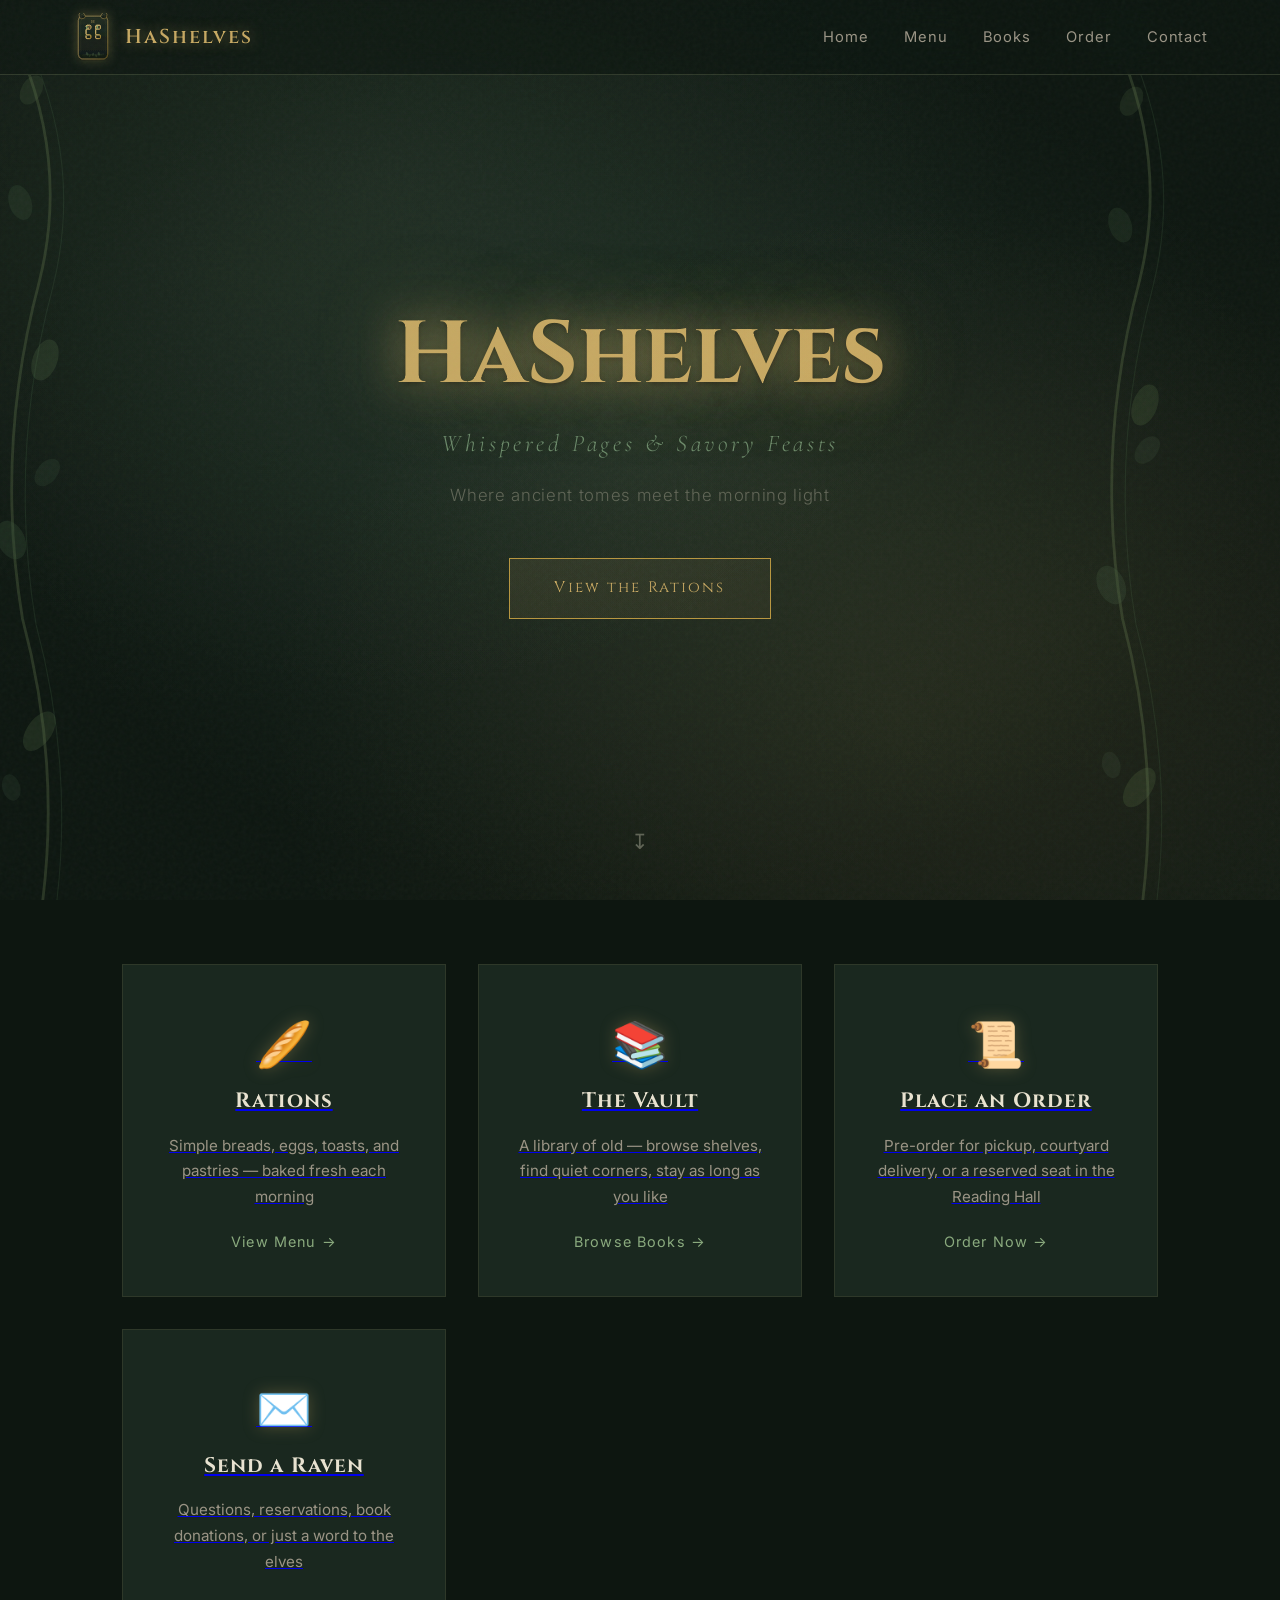
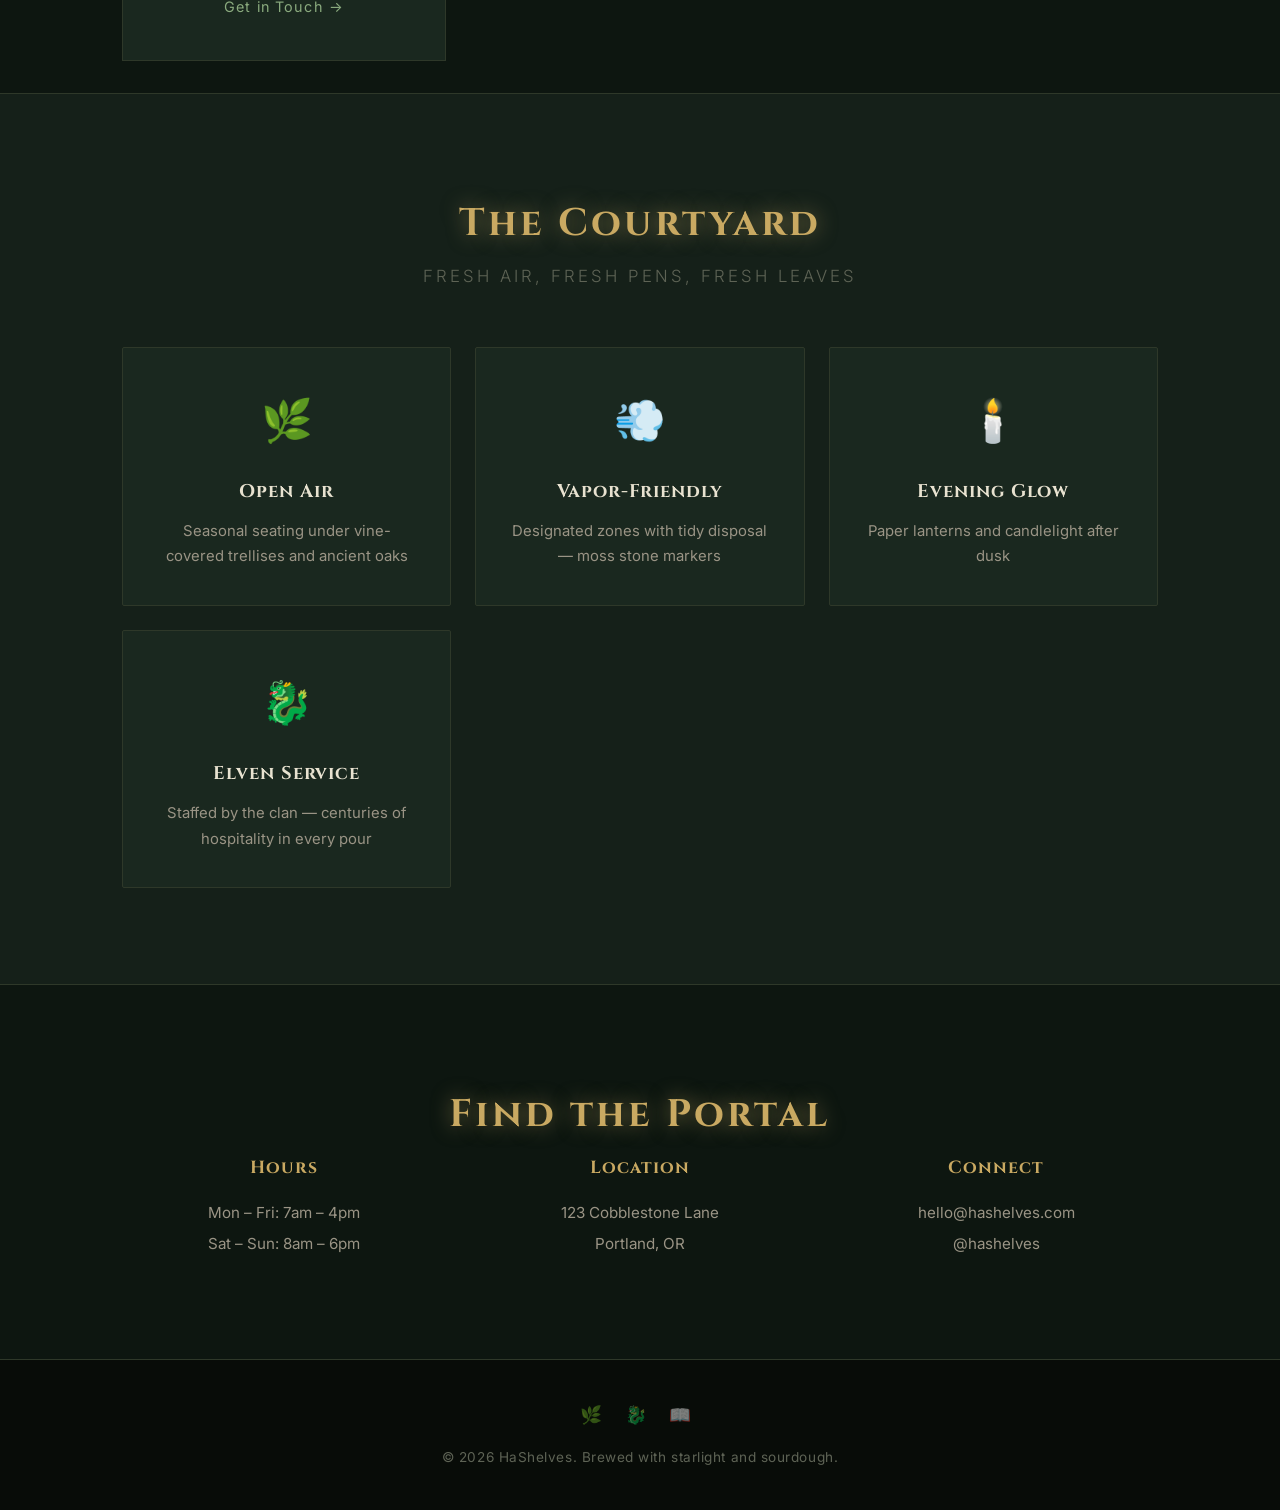
<file: index.html>
<!DOCTYPE html>
<html lang="en">
<head>
    <meta charset="UTF-8">
    <meta name="viewport" content="width=device-width, initial-scale=1.0">
    <title>HaShelves - Whispered Pages & Savory Feasts</title>
    <link rel="preconnect" href="https://fonts.googleapis.com">
    <link rel="preconnect" href="https://fonts.gstatic.com" crossorigin>
    <link href="https://fonts.googleapis.com/css2?family=Cinzel:wght@400;500;600;700&family=Cormorant+Garamond:ital,wght@0,300;0,400;0,500;1,400&family=Inter:wght@300;400;500&display=swap" rel="stylesheet">
    <link rel="stylesheet" href="css/style.css">
</head>
<body>
    <div class="floating-elements">
        <div class="particle" style="top: 12%; left: 8%; animation-delay: 0s;"></div>
        <div class="particle" style="top: 22%; left: 82%; animation-delay: 2s;"></div>
        <div class="particle" style="top: 48%; left: 18%; animation-delay: 4s;"></div>
        <div class="particle" style="top: 68%; left: 72%; animation-delay: 6s;"></div>
        <div class="particle" style="top: 38%; left: 45%; animation-delay: 3s;"></div>
        <div class="particle" style="top: 8%; left: 55%; animation-delay: 8s;"></div>
        <div class="particle" style="top: 82%; left: 28%; animation-delay: 5s;"></div>
        <div class="particle" style="top: 55%; left: 92%; animation-delay: 7s;"></div>
        <div class="particle" style="top: 30%; left: 62%; animation-delay: 1s;"></div>
        <div class="particle" style="top: 75%; left: 12%; animation-delay: 9s;"></div>
        <div class="particle" style="top: 5%; left: 38%; animation-delay: 10s;"></div>
        <div class="particle" style="top: 92%; left: 65%; animation-delay: 11s;"></div>
    </div>

    <nav class="nav-bar">
        <div class="nav-content">
            <a href="index.html" class="logo">
                   <img src="images/logo.svg" alt="HaShelves logo" class="logo-img">
                <span class="logo-text">HaShelves</span>
            </a>
            <button class="nav-toggle" aria-label="Toggle menu">☰</button>
            <ul class="nav-links">
                <li><a href="index.html">Home</a></li>
                <li><a href="pages/menu.html">Menu</a></li>
                <li><a href="pages/menu.html#books">Books</a></li>
                <li><a href="pages/order.html">Order</a></li>
                <li><a href="pages/contact.html">Contact</a></li>
            </ul>
        </div>
    </nav>

    <section id="home" class="hero">
        <svg class="hero-vine left-vine" viewBox="0 0 200 800" preserveAspectRatio="xMidYMid slice">
            <path d="M50 850 Q80 700 40 550 Q15 400 55 250 Q80 150 40 50 Q35 20 45 -20"
                  stroke="var(--vine)" stroke-width="2.5" fill="none" opacity="0.5"/>
            <path d="M50 850 Q80 700 40 550 Q15 400 55 250 Q80 150 40 50 Q35 20 45 -20"
                  stroke="var(--moss)" stroke-width="1" fill="none" opacity="0.3" transform="translate(12, 5)"/>
            <ellipse cx="55" cy="650" rx="11" ry="20" fill="var(--leaf)" opacity="0.25" transform="rotate(35 55 650)"/>
            <ellipse cx="30" cy="480" rx="12" ry="18" fill="var(--moss)" opacity="0.3" transform="rotate(-25 30 480)"/>
            <ellipse cx="60" cy="320" rx="11" ry="19" fill="var(--leaf)" opacity="0.25" transform="rotate(20 60 320)"/>
            <ellipse cx="38" cy="180" rx="10" ry="16" fill="var(--moss)" opacity="0.25" transform="rotate(-18 38 180)"/>
            <ellipse cx="48" cy="80" rx="9" ry="14" fill="var(--leaf)" opacity="0.2" transform="rotate(30 48 80)"/>
            <ellipse cx="30" cy="700" rx="8" ry="12" fill="var(--sage-muted)" opacity="0.15" transform="rotate(-15 30 700)"/>
            <ellipse cx="62" cy="420" rx="9" ry="14" fill="var(--sage-muted)" opacity="0.15" transform="rotate(40 62 420)"/>
        </svg>
        <svg class="hero-vine right-vine" viewBox="0 0 200 800" preserveAspectRatio="xMidYMid slice">
            <path d="M150 850 Q120 700 160 550 Q185 400 145 250 Q120 150 160 50 Q165 20 155 -20"
                  stroke="var(--vine)" stroke-width="2.5" fill="none" opacity="0.5"/>
            <path d="M150 850 Q120 700 160 550 Q185 400 145 250 Q120 150 160 50 Q165 20 155 -20"
                  stroke="var(--moss)" stroke-width="1" fill="none" opacity="0.3" transform="translate(-12, 5)"/>
            <ellipse cx="145" cy="700" rx="11" ry="20" fill="var(--leaf)" opacity="0.25" transform="rotate(-35 145 700)"/>
            <ellipse cx="170" cy="520" rx="12" ry="18" fill="var(--moss)" opacity="0.3" transform="rotate(25 170 520)"/>
            <ellipse cx="140" cy="360" rx="11" ry="19" fill="var(--leaf)" opacity="0.25" transform="rotate(-20 140 360)"/>
            <ellipse cx="162" cy="200" rx="10" ry="16" fill="var(--moss)" opacity="0.25" transform="rotate(18 162 200)"/>
            <ellipse cx="152" cy="90" rx="9" ry="14" fill="var(--leaf)" opacity="0.2" transform="rotate(-30 152 90)"/>
            <ellipse cx="170" cy="680" rx="8" ry="12" fill="var(--sage-muted)" opacity="0.15" transform="rotate(15 170 680)"/>
            <ellipse cx="138" cy="400" rx="9" ry="14" fill="var(--sage-muted)" opacity="0.15" transform="rotate(-40 138 400)"/>
        </svg>

        <div class="hero-content">
            <h1 class="title">
                <span class="title-main">HaShelves</span>
            </h1>
            <p class="subtitle">Whispered Pages & Savory Feasts</p>
            <p class="tagline">Where ancient tomes meet the morning light</p>
            <a href="pages/menu.html" class="cta-button">View the Rations</a>
        </div>
        <div class="scroll-indicator">↧</div>
    </section>

    <!-- HOME QUICK LINKS -->
    <section class="container" style="padding-top: 4rem; padding-bottom: 2rem;">
        <div class="home-grid">
            <a href="pages/menu.html" class="home-card">
                <span class="home-card-icon">🥖</span>
                <h3>Rations</h3>
                <p>Simple breads, eggs, toasts, and pastries — baked fresh each morning</p>
                <span class="card-link">View Menu →</span>
            </a>
            <a href="pages/menu.html#books" class="home-card">
                <span class="home-card-icon">📚</span>
                <h3>The Vault</h3>
                <p>A library of old &mdash; browse shelves, find quiet corners, stay as long as you like</p>
                <span class="card-link">Browse Books →</span>
            </a>
            <a href="pages/order.html" class="home-card">
                <span class="home-card-icon">📜</span>
                <h3>Place an Order</h3>
                <p>Pre-order for pickup, courtyard delivery, or a reserved seat in the Reading Hall</p>
                <span class="card-link">Order Now →</span>
            </a>
            <a href="pages/contact.html" class="home-card">
                <span class="home-card-icon">✉️</span>
                <h3>Send a Raven</h3>
                <p>Questions, reservations, book donations, or just a word to the elves</p>
                <span class="card-link">Get in Touch →</span>
            </a>
        </div>
    </section>

    <section class="courtyard-section" style="border-top: 1px solid var(--border-color);">
        <div class="container">
            <h2 class="section-title">The Courtyard</h2>
            <p class="section-subtitle">Fresh air, fresh pens, fresh leaves</p>
            <div class="courtyard-grid">
                <div class="courtyard-item">
                    <span class="courtyard-icon">🌿</span>
                    <h3>Open Air</h3>
                    <p>Seasonal seating under vine-covered trellises and ancient oaks</p>
                </div>
                <div class="courtyard-item">
                    <span class="courtyard-icon">💨</span>
                    <h3>Vapor-Friendly</h3>
                    <p>Designated zones with tidy disposal — moss stone markers</p>
                </div>
                <div class="courtyard-item">
                    <span class="courtyard-icon">🕯️</span>
                    <h3>Evening Glow</h3>
                    <p>Paper lanterns and candlelight after dusk</p>
                </div>
                <div class="courtyard-item">
                    <span class="courtyard-icon">🐉</span>
                    <h3>Elven Service</h3>
                    <p>Staffed by the clan — centuries of hospitality in every pour</p>
                </div>
            </div>
        </div>
    </section>

    <section class="visit-section" style="background: var(--bg-deep); border-top: 1px solid var(--border-color);">
        <div class="container">
            <h2 class="section-title">Find the Portal</h2>
            <div class="visit-grid">
                <div class="visit-item">
                    <h3>Hours</h3>
                    <p>Mon – Fri: 7am – 4pm</p>
                    <p>Sat – Sun: 8am – 6pm</p>
                </div>
                <div class="visit-item">
                    <h3>Location</h3>
                    <p>123 Cobblestone Lane</p>
                    <p>Portland, OR</p>
                </div>
                <div class="visit-item">
                    <h3>Connect</h3>
                    <p>hello@hashelves.com</p>
                    <p>@hashelves</p>
                </div>
            </div>
        </div>
    </section>

    <footer class="footer">
        <span class="sigil">🌿 🐉 📖</span>
        <p>© 2026 HaShelves. Brewed with starlight and sourdough.</p>
    </footer>

    <script src="js/main.js"></script>
</body>
</html>
</file>
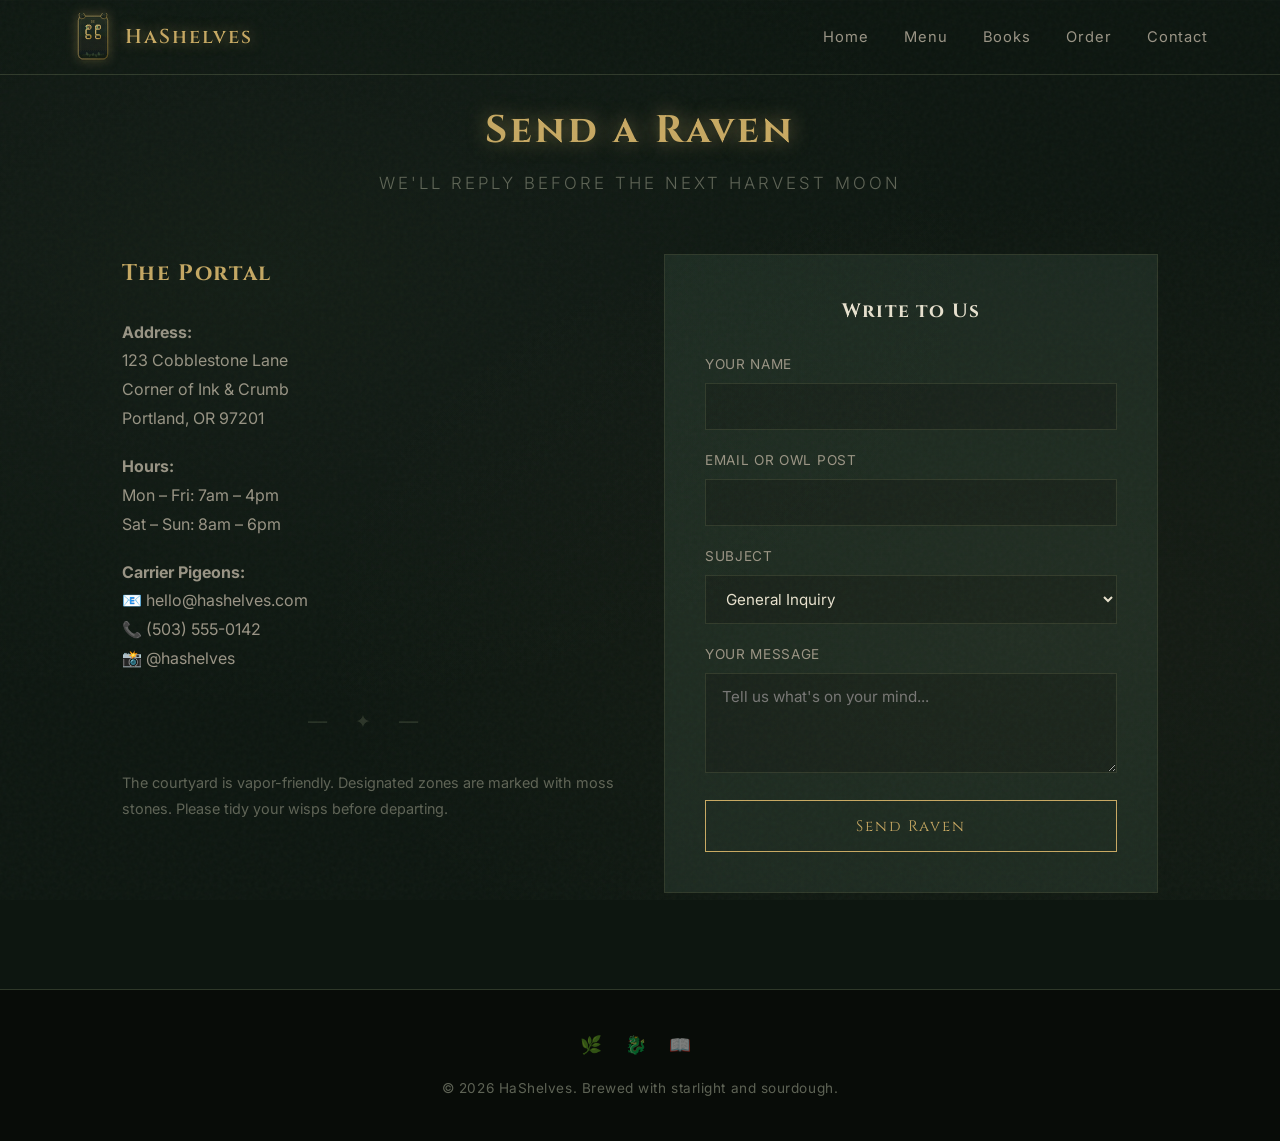
<file: pages/contact.html>
<!DOCTYPE html>
<html lang="en">
<head>
    <meta charset="UTF-8">
    <meta name="viewport" content="width=device-width, initial-scale=1.0">
    <title>Contact Us — HaShelves</title>
    <link rel="preconnect" href="https://fonts.googleapis.com">
    <link rel="preconnect" href="https://fonts.gstatic.com" crossorigin>
    <link href="https://fonts.googleapis.com/css2?family=Cinzel:wght@400;500;600;700&family=Cormorant+Garamond:ital,wght@0,300;0,400;0,500;1,400&family=Inter:wght@300;400;500&display=swap" rel="stylesheet">
    <link rel="stylesheet" href="../css/style.css">
</head>
<body>
    <div class="floating-elements">
        <div class="particle" style="top: 12%; left: 15%; animation-delay: 0s;"></div>
        <div class="particle" style="top: 28%; left: 75%; animation-delay: 2s;"></div>
        <div class="particle" style="top: 60%; left: 25%; animation-delay: 4s;"></div>
        <div class="particle" style="top: 78%; left: 85%; animation-delay: 6s;"></div>
        <div class="particle" style="top: 45%; left: 55%; animation-delay: 3s;"></div>
        <div class="particle" style="top: 8%; left: 85%; animation-delay: 8s;"></div>
        <div class="particle" style="top: 90%; left: 40%; animation-delay: 5s;"></div>
        <div class="particle" style="top: 35%; left: 20%; animation-delay: 7s;"></div>
    </div>

    <nav class="nav-bar">
        <div class="nav-content">
            <a href="../index.html" class="logo">
                   <img src="../images/logo.svg" alt="HaShelves logo" class="logo-img">
                <span class="logo-text">HaShelves</span>
            </a>
            <button class="nav-toggle" aria-label="Toggle menu">☰</button>
            <ul class="nav-links">
                <li><a href="../index.html">Home</a></li>
                <li><a href="menu.html">Menu</a></li>
                <li><a href="menu.html#books">Books</a></li>
                <li><a href="order.html">Order</a></li>
                <li><a href="contact.html">Contact</a></li>
            </ul>
        </div>
    </nav>

    <section class="form-section">
        <div class="container">
            <h2 class="section-title">Send a Raven</h2>
            <p class="section-subtitle">We'll reply before the next harvest moon</p>

            <div class="form-grid">
                <div class="form-info">
                    <h3>The Portal</h3>
                    <p><strong>Address:</strong><br>
                    123 Cobblestone Lane<br>
                    Corner of Ink & Crumb<br>
                    Portland, OR 97201</p>

                    <p><strong>Hours:</strong><br>
                    Mon – Fri: 7am – 4pm<br>
                    Sat – Sun: 8am – 6pm</p>

                    <p><strong>Carrier Pigeons:</strong><br>
                    📧 hello@hashelves.com<br>
                    📞 (503) 555-0142<br>
                    📸 @hashelves</p>

                    <div class="divider" style="margin: 2rem 0;">— ✦ —</div>
                    <p style="font-size: 0.9rem; color: var(--text-ghost);">
                        The courtyard is vapor-friendly. Designated zones are marked with moss stones. Please tidy your wisps before departing.
                    </p>
                </div>

                <div class="form-box">
                    <h3>Write to Us</h3>
                    <form onsubmit="event.preventDefault(); alert('Your raven has taken flight. We'll be in touch.');">
                        <div class="form-group">
                            <label for="name">Your Name</label>
                            <input type="text" id="name" name="name" required>
                        </div>
                        <div class="form-group">
                            <label for="email">Email or Owl Post</label>
                            <input type="email" id="email" name="email" required>
                        </div>
                        <div class="form-group">
                            <label for="subject">Subject</label>
                            <select id="subject" name="subject">
                                <option value="general">General Inquiry</option>
                                <option value="events">Private Events</option>
                                <option value="books">Book Donation</option>
                                <option value="vapor">Vapor-Zone Questions</option>
                                <option value="other">Something Else</option>
                            </select>
                        </div>
                        <div class="form-group">
                            <label for="message">Your Message</label>
                            <textarea id="message" name="message" placeholder="Tell us what's on your mind..." required></textarea>
                        </div>
                        <button type="submit" class="form-submit">Send Raven</button>
                    </form>
                </div>
            </div>
        </div>
    </section>

    <footer class="footer">
        <span class="sigil">🌿 🐉 📖</span>
        <p>© 2026 HaShelves. Brewed with starlight and sourdough.</p>
    </footer>

    <script src="../js/main.js"></script>
</body>
</html>
</file>
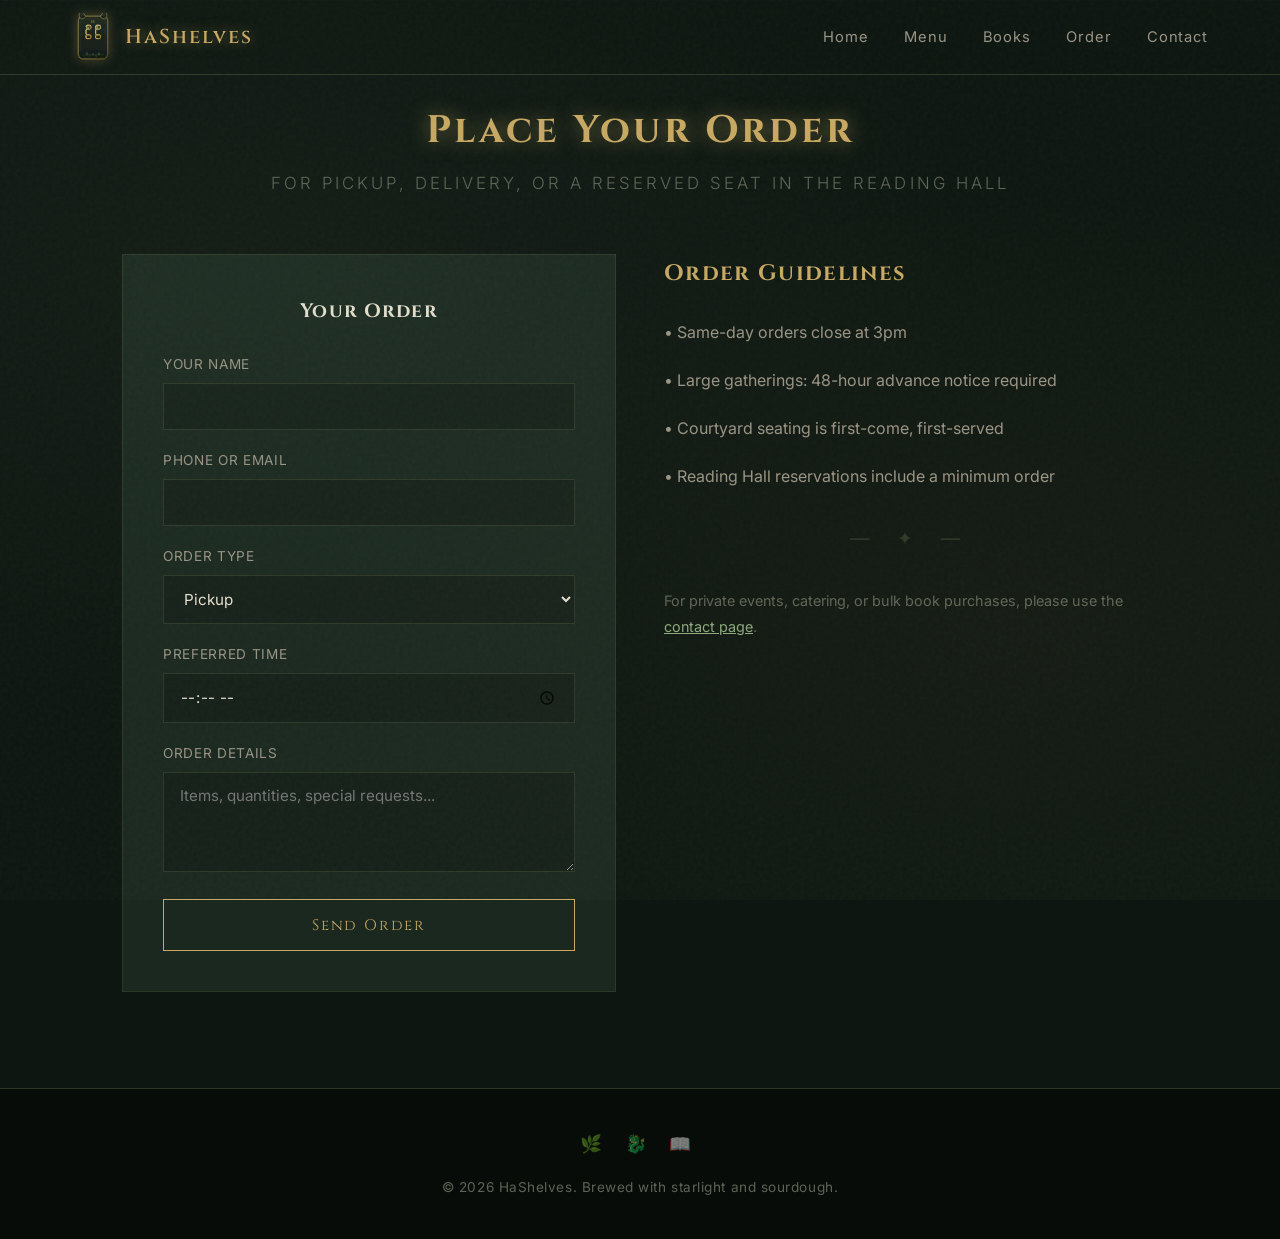
<file: pages/order.html>
<!DOCTYPE html>
<html lang="en">
<head>
    <meta charset="UTF-8">
    <meta name="viewport" content="width=device-width, initial-scale=1.0">
    <title>Place an Order — HaShelves</title>
    <link rel="preconnect" href="https://fonts.googleapis.com">
    <link rel="preconnect" href="https://fonts.gstatic.com" crossorigin>
    <link href="https://fonts.googleapis.com/css2?family=Cinzel:wght@400;500;600;700&family=Cormorant+Garamond:ital,wght@0,300;0,400;0,500;1,400&family=Inter:wght@300;400;500&display=swap" rel="stylesheet">
    <link rel="stylesheet" href="../css/style.css">
</head>
<body>
    <div class="floating-elements">
        <div class="particle" style="top: 15%; left: 20%; animation-delay: 0s;"></div>
        <div class="particle" style="top: 30%; left: 70%; animation-delay: 2s;"></div>
        <div class="particle" style="top: 55%; left: 15%; animation-delay: 4s;"></div>
        <div class="particle" style="top: 70%; left: 80%; animation-delay: 6s;"></div>
        <div class="particle" style="top: 40%; left: 50%; animation-delay: 3s;"></div>
    </div>

    <nav class="nav-bar">
        <div class="nav-content">
            <a href="../index.html" class="logo">
                   <img src="../images/logo.svg" alt="HaShelves logo" class="logo-img">
                <span class="logo-text">HaShelves</span>
            </a>
            <button class="nav-toggle" aria-label="Toggle menu">☰</button>
            <ul class="nav-links">
                <li><a href="../index.html">Home</a></li>
                <li><a href="menu.html">Menu</a></li>
                <li><a href="menu.html#books">Books</a></li>
                <li><a href="order.html">Order</a></li>
                <li><a href="contact.html">Contact</a></li>
            </ul>
        </div>
    </nav>

    <section class="form-section">
        <div class="container">
            <h2 class="section-title">Place Your Order</h2>
            <p class="section-subtitle">For pickup, delivery, or a reserved seat in the Reading Hall</p>

            <div class="form-grid">
                <div class="form-box">
                    <h3>Your Order</h3>
                    <form onsubmit="event.preventDefault(); alert('Order received! The elves will prepare your rations.');">
                        <div class="form-group">
                            <label for="name">Your Name</label>
                            <input type="text" id="name" required>
                        </div>
                        <div class="form-group">
                            <label for="contact">Phone or Email</label>
                            <input type="text" id="contact" required>
                        </div>
                        <div class="form-group">
                            <label for="type">Order Type</label>
                            <select id="type">
                                <option value="pickup">Pickup</option>
                                <option value="courtyard">Courtyard Table</option>
                                <option value="reading-hall">Reading Hall Seat</option>
                            </select>
                        </div>
                        <div class="form-group">
                            <label for="time">Preferred Time</label>
                            <input type="time" id="time">
                        </div>
                        <div class="form-group">
                            <label for="order-details">Order Details</label>
                            <textarea id="order-details" placeholder="Items, quantities, special requests..."></textarea>
                        </div>
                        <button type="submit" class="form-submit">Send Order</button>
                    </form>
                </div>

                <div class="form-info">
                    <h3>Order Guidelines</h3>
                    <p>• Same-day orders close at 3pm</p>
                    <p>• Large gatherings: 48-hour advance notice required</p>
                    <p>• Courtyard seating is first-come, first-served</p>
                    <p>• Reading Hall reservations include a minimum order</p>

                    <div class="divider" style="margin: 2rem 0;">— ✦ —</div>

                    <p style="font-size: 0.9rem; color: var(--text-ghost);">
                        For private events, catering, or bulk book purchases, please use the <a href="contact.html" style="color: var(--sage);">contact page</a>.
                    </p>
                </div>
            </div>
        </div>
    </section>

    <footer class="footer">
        <span class="sigil">🌿 🐉 📖</span>
        <p>© 2026 HaShelves. Brewed with starlight and sourdough.</p>
    </footer>

    <script src="../js/main.js"></script>
</body>
</html>
</file>
<file: css/style.css>
@import url('https://fonts.googleapis.com/css2?family=Cinzel:wght@400;500;600;700&family=Cormorant+Garamond:ital,wght@0,300;0,400;0,500;1,400&family=Inter:wght@300;400;500&display=swap');

:root {
    --bg-abyss: #080c08;
    --bg-deep: #0d1610;
    --bg-dark: #152019;
    --bg-card: #1a281f;
    --bg-parchment: #e8e2d0;
    --bg-parchment-dark: #d6d0ba;
    --stone: #3a3f35;
    --stone-light: #4f5449;
    --gold: #c9a962;
    --gold-soft: #b8963e;
    --gold-glow: #d4b56a88;
    --amber: #cf9b3d;
    --text-bright: #e8e2d0;
    --text-soft: #9a9485;
    --text-ghost: #5e6355;
    --sage: #8aaa7e;
    --sage-muted: #6b8a6a;
    --moss: #4b6b4a;
    --vine: #5d7048;
    --bark: #3d2e1f;
    --leaf: #6d8c5a;
    --border-color: #2e3829;
    --border-light: #3f4a38;
}

* {
    margin: 0;
    padding: 0;
    box-sizing: border-box;
}

html {
    scroll-behavior: smooth;
    font-size: 16px;
}

body {
    background: var(--bg-deep);
    color: var(--text-bright);
    font-family: 'Inter', sans-serif;
    line-height: 1.75;
    overflow-x: hidden;
}

/* ---------- TEXTURE OVERLAY ---------- */
body::before {
    content: '';
    position: fixed;
    top: 0; left: 0; right: 0; bottom: 0;
    background-image: 
        radial-gradient(ellipse at 20% 30%, rgba(107, 138, 106, 0.06) 0%, transparent 50%),
        radial-gradient(ellipse at 80% 70%, rgba(201, 169, 98, 0.04) 0%, transparent 50%),
        url("data:image/svg+xml,%3Csvg viewBox='0 0 256 256' xmlns='http://www.w3.org/2000/svg'%3E%3Cfilter id='noise'%3E%3CfeTurbulence type='fractalNoise' baseFrequency='0.85' numOctaves='4' stitchTiles='stitch'/%3E%3C/filter%3E%3Crect width='100%25' height='100%25' filter='url(%23noise)' opacity='0.035'/%3E%3C/svg%3E");
    pointer-events: none;
    z-index: 1000;
}

/* ---------- FLOATING PARTICLES (Magical dust / pollen) ---------- */
.floating-elements {
    position: fixed;
    top: 0; left: 0; right: 0; bottom: 0;
    pointer-events: none;
    z-index: 0;
    overflow: hidden;
}
.particle {
    position: absolute;
    background: var(--gold);
    border-radius: 50%;
    opacity: 0;
    animation: drift 14s infinite ease-in-out;
}
@keyframes drift {
    0% { transform: translate(0, 0) scale(0); opacity: 0; }
    10% { opacity: 0.6; }
    25% { transform: translate(40px, -80px) scale(1); opacity: 0.3; }
    50% { transform: translate(-30px, -150px) scale(0.6); opacity: 0.5; }
    75% { transform: translate(20px, -220px) scale(1.2); opacity: 0.2; }
    100% { transform: translate(-10px, -300px) scale(0); opacity: 0; }
}

/* ---------- NAVIGATION ---------- */
.nav-bar {
    position: fixed;
    top: 0; left: 0; right: 0;
    background: rgba(13, 22, 16, 0.88);
    backdrop-filter: blur(16px) saturate(1.3);
    border-bottom: 1px solid var(--border-color);
    z-index: 100;
    transition: transform 0.4s cubic-bezier(0.4, 0, 0.2, 1);
}
.nav-bar.hidden {
    transform: translateY(-100%);
}
.nav-content {
    max-width: 1200px;
    margin: 0 auto;
    padding: 0.8rem 2rem;
    display: flex;
    align-items: center;
    justify-content: space-between;
    min-height: 60px;
}
.logo {
    display: flex;
    align-items: center;
    gap: 0.7rem;
    text-decoration: none;
    color: var(--text-bright);
    font-family: 'Cinzel', serif;
}
.logo-icon {
    width: 42px;
    height: 48px;
    flex-shrink: 0;
    filter: drop-shadow(0 0 6px rgba(201, 169, 98, 0.35));
}
.logo-icon svg {
    width: 100%;
    height: 100%;
    display: block;
}
.logo-img {
    width: 42px;
    height: 48px;
    flex-shrink: 0;
    filter: drop-shadow(0 0 6px rgba(201, 169, 98, 0.35));
}
.logo-text {
    font-size: 1.25rem;
    font-weight: 600;
    letter-spacing: 0.1em;
    color: var(--gold);
    text-shadow: 0 0 14px var(--gold-glow);
    line-height: 1;
}
.nav-toggle {
    display: none;
    background: none;
    border: none;
    color: var(--text-bright);
    font-size: 1.5rem;
    cursor: pointer;
    padding: 0.25rem;
}
.nav-links {
    list-style: none;
    display: flex;
    gap: 2.2rem;
}
.nav-links a {
    color: var(--text-soft);
    text-decoration: none;
    font-size: 0.92rem;
    font-weight: 400;
    letter-spacing: 0.06em;
    transition: color 0.3s, text-shadow 0.3s;
    position: relative;
}
.nav-links a::after {
    content: '';
    position: absolute;
    bottom: -4px;
    left: 0;
    width: 0;
    height: 1px;
    background: var(--gold);
    transition: width 0.3s;
}
.nav-links a:hover {
    color: var(--gold);
    text-shadow: 0 0 10px var(--gold-glow);
}
.nav-links a:hover::after {
    width: 100%;
}

/* ---------- HERO ---------- */
.hero {
    min-height: 100vh;
    display: flex;
    align-items: center;
    justify-content: center;
    text-align: center;
    position: relative;
    background: 
        radial-gradient(ellipse at 30% 20%, rgba(107, 138, 106, 0.12) 0%, transparent 50%),
        radial-gradient(ellipse at 70% 80%, rgba(201, 169, 98, 0.08) 0%, transparent 50%),
        radial-gradient(ellipse at 50% 50%, #1a281f 0%, var(--bg-deep) 70%);
    padding: 7rem 2rem 5rem;
    overflow: hidden;
}

/* Hero decorative vines */
.hero-vine {
    position: absolute;
    top: 0;
    width: 220px;
    height: 100%;
    z-index: 1;
    pointer-events: none;
    opacity: 0.7;
}
.left-vine {
    left: -20px;
}
.right-vine {
    right: -20px;
    transform: scaleX(-1);
}

.hero-content {
    z-index: 2;
    max-width: 800px;
}
.title {
    font-family: 'Cinzel', serif;
    font-size: clamp(2.6rem, 8vw, 5.5rem);
    margin-bottom: 1rem;
    display: flex;
    justify-content: center;
    gap: 0.3rem;
    flex-wrap: wrap;
    align-items: baseline;
    line-height: 1.15;
}
.title-main {
    color: var(--gold);
    text-shadow: 0 0 40px var(--gold-glow), 0 0 80px var(--gold-glow), 0 2px 4px rgba(0,0,0,0.5);
}
.title-ears {
    display: inline-flex;
    align-items: flex-start;
    gap: 0.1em;
    position: relative;
    top: -0.25em;
    margin-left: -0.05em;
}
.subtitle {
    font-family: 'Cormorant Garamond', serif;
    font-size: 1.5rem;
    font-style: italic;
    color: var(--sage-muted);
    letter-spacing: 0.15em;
    margin-bottom: 1rem;
    font-weight: 300;
}
.tagline {
    font-size: 1.05rem;
    color: var(--text-ghost);
    margin-bottom: 3rem;
    font-weight: 300;
    letter-spacing: 0.04em;
}
.cta-button {
    display: inline-block;
    padding: 1rem 2.8rem;
    background: linear-gradient(135deg, rgba(201, 169, 98, 0.1), rgba(201, 169, 98, 0.05));
    border: 1px solid var(--gold-soft);
    color: var(--gold);
    text-decoration: none;
    font-family: 'Cinzel', serif;
    font-size: 0.95rem;
    letter-spacing: 0.14em;
    transition: all 0.4s cubic-bezier(0.4, 0, 0.2, 1);
    cursor: pointer;
    position: relative;
    overflow: hidden;
}
.cta-button::before {
    content: '';
    position: absolute;
    top: 0; left: -100%;
    width: 100%;
    height: 100%;
    background: linear-gradient(90deg, transparent, rgba(201, 169, 98, 0.1), transparent);
    transition: left 0.6s;
}
.cta-button:hover {
    background: var(--gold);
    color: var(--bg-deep);
    box-shadow: 0 0 35px var(--gold-glow), inset 0 0 20px rgba(255,255,255,0.1);
    border-color: var(--gold);
}
.cta-button:hover::before {
    left: 100%;
}

.scroll-indicator {
    position: absolute;
    bottom: 2.5rem;
    left: 50%;
    transform: translateX(-50%);
    color: var(--text-ghost);
    font-size: 1.3rem;
    animation: float-down 3s infinite ease-in-out;
}
@keyframes float-down {
    0%, 100% { transform: translateX(-50%) translateY(0); opacity: 0.4; }
    50% { transform: translateX(-50%) translateY(10px); opacity: 0.8; }
}

/* ---------- SHARED ---------- */
.container {
    max-width: 1100px;
    margin: 0 auto;
    padding: 6rem 2rem;
}
.section-title {
    font-family: 'Cinzel', serif;
    font-size: 2.4rem;
    text-align: center;
    margin-bottom: 0.3rem;
    color: var(--gold);
    text-shadow: 0 0 20px var(--gold-glow);
    letter-spacing: 0.08em;
}
.section-subtitle {
    text-align: center;
    color: var(--text-ghost);
    margin-bottom: 3.5rem;
    font-size: 1.05rem;
    letter-spacing: 0.18em;
    text-transform: uppercase;
    font-weight: 300;
}

.divider {
    text-align: center;
    color: var(--border-light);
    font-size: 1.2rem;
    letter-spacing: 0.6em;
    margin: 3rem 0;
    opacity: 0.6;
}

/* ---------- HOME GRID ---------- */
.home-grid {
    display: grid;
    grid-template-columns: repeat(auto-fit, minmax(280px, 1fr));
    gap: 2rem;
}
.home-card {
    background: var(--bg-card);
    border: 1px solid var(--border-color);
    padding: 2.5rem 2rem;
    text-align: center;
    transition: all 0.4s;
    position: relative;
    overflow: hidden;
}
.home-card::before {
    content: '';
    position: absolute;
    top: 0; left: 0; right: 0;
    height: 2px;
    background: linear-gradient(90deg, transparent, var(--gold-soft), transparent);
    opacity: 0;
    transition: opacity 0.4s;
}
.home-card:hover {
    border-color: var(--gold-soft);
    transform: translateY(-4px);
    box-shadow: 0 12px 40px rgba(0,0,0,0.4), 0 0 30px rgba(201, 169, 98, 0.05);
}
.home-card:hover::before {
    opacity: 1;
}
.home-card-icon {
    font-size: 2.8rem;
    margin-bottom: 1.2rem;
    filter: drop-shadow(0 0 8px rgba(201, 169, 98, 0.3));
}
.home-card h3 {
    font-family: 'Cinzel', serif;
    font-size: 1.3rem;
    margin-bottom: 0.8rem;
    color: var(--text-bright);
    letter-spacing: 0.05em;
}
.home-card p {
    color: var(--text-soft);
    font-size: 0.95rem;
    line-height: 1.7;
}
.home-card .card-link {
    display: inline-block;
    margin-top: 1.2rem;
    color: var(--sage);
    text-decoration: none;
    font-size: 0.9rem;
    letter-spacing: 0.08em;
    border-bottom: 1px solid transparent;
    transition: all 0.3s;
}
.home-card .card-link:hover {
    color: var(--gold);
    border-bottom-color: var(--gold);
}

/* ---------- MENU (PAGE) ---------- */
.menu-section {
    background: var(--bg-dark);
    position: relative;
}
.menu-category {
    margin-bottom: 3.5rem;
}
.menu-category:last-child {
    margin-bottom: 0;
}
.menu-cat-title {
    font-family: 'Cinzel', serif;
    font-size: 1.4rem;
    color: var(--gold);
    text-align: center;
    margin-bottom: 2rem;
    letter-spacing: 0.1em;
}
.menu-items {
    display: grid;
    grid-template-columns: repeat(auto-fit, minmax(320px, 1fr));
    gap: 1.2rem;
}
.menu-item {
    display: flex;
    justify-content: space-between;
    align-items: baseline;
    padding: 1rem 0;
    border-bottom: 1px solid var(--border-color);
    transition: border-color 0.3s;
}
.menu-item:hover {
    border-bottom-color: var(--gold-soft);
}
.menu-item-info {
    flex: 1;
}
.menu-item h4 {
    font-family: 'Cinzel', serif;
    font-size: 1.05rem;
    color: var(--text-bright);
    margin-bottom: 0.25rem;
    letter-spacing: 0.03em;
}
.menu-item p {
    font-size: 0.88rem;
    color: var(--text-soft);
    font-style: italic;
    font-family: 'Cormorant Garamond', serif;
}
.menu-item-price {
    font-family: 'Cinzel', serif;
    color: var(--gold);
    font-size: 1rem;
    margin-left: 1rem;
    white-space: nowrap;
}

/* ---------- BOOK SALE ---------- */
.books-section {
    background: var(--bg-deep);
    border-top: 1px solid var(--border-color);
    border-bottom: 1px solid var(--border-color);
}
.books-grid {
    display: grid;
    grid-template-columns: repeat(auto-fit, minmax(260px, 1fr));
    gap: 2rem;
}
.book-card {
    background: var(--bg-card);
    border: 1px solid var(--border-color);
    padding: 2rem;
    text-align: center;
    transition: all 0.4s;
}
.book-card:hover {
    border-color: var(--stone-light);
    box-shadow: 0 8px 30px rgba(0,0,0,0.3);
    transform: translateY(-3px);
}
.book-spine {
    height: 8px;
    background: linear-gradient(90deg, var(--bark), var(--gold-soft), var(--bark));
    margin: -2rem -2rem 1.5rem;
    border-radius: 2px 2px 0 0;
}
.book-card h3 {
    font-family: 'Cinzel', serif;
    font-size: 1.15rem;
    color: var(--text-bright);
    margin-bottom: 0.5rem;
    letter-spacing: 0.04em;
}
.book-card .author {
    font-family: 'Cormorant Garamond', serif;
    font-style: italic;
    color: var(--sage-muted);
    margin-bottom: 1rem;
    font-size: 0.95rem;
}
.book-card .price {
    color: var(--gold);
    font-family: 'Cinzel', serif;
    font-size: 1.1rem;
    letter-spacing: 0.08em;
}

/* ---------- PATIO / COURTYARD ---------- */
.courtyard-section {
    background: var(--bg-dark);
}
.courtyard-grid {
    display: grid;
    grid-template-columns: repeat(auto-fit, minmax(280px, 1fr));
    gap: 1.5rem;
}
.courtyard-item {
    background: var(--bg-card);
    border: 1px solid var(--border-color);
    padding: 2.2rem;
    border-radius: 2px;
    text-align: center;
    transition: all 0.4s;
}
.courtyard-item:hover {
    border-color: var(--moss);
    box-shadow: 0 0 30px rgba(75, 107, 74, 0.1);
}
.courtyard-icon {
    font-size: 2.6rem;
    display: block;
    margin-bottom: 1.2rem;
}
.courtyard-item h3 {
    font-family: 'Cinzel', serif;
    font-size: 1.15rem;
    margin-bottom: 0.7rem;
    color: var(--text-bright);
    letter-spacing: 0.05em;
}
.courtyard-item p {
    color: var(--text-soft);
    font-size: 0.93rem;
    line-height: 1.7;
}

/* ---------- CONTACT & ORDER FORMS ---------- */
.form-section {
    background: var(--bg-deep);
    border-top: 1px solid var(--border-color);
}
.form-grid {
    display: grid;
    grid-template-columns: 1fr 1fr;
    gap: 3rem;
    align-items: start;
}
.form-info h3 {
    font-family: 'Cinzel', serif;
    font-size: 1.4rem;
    color: var(--gold);
    margin-bottom: 1.5rem;
    letter-spacing: 0.06em;
}
.form-info p {
    color: var(--text-soft);
    margin-bottom: 1.2rem;
    line-height: 1.8;
}
.form-box {
    background: var(--bg-card);
    border: 1px solid var(--border-color);
    padding: 2.5rem;
}
.form-box h3 {
    font-family: 'Cinzel', serif;
    font-size: 1.2rem;
    color: var(--text-bright);
    margin-bottom: 1.5rem;
    text-align: center;
    letter-spacing: 0.06em;
}
.form-group {
    margin-bottom: 1.2rem;
}
.form-group label {
    display: block;
    font-size: 0.85rem;
    color: var(--text-soft);
    margin-bottom: 0.4rem;
    letter-spacing: 0.05em;
    text-transform: uppercase;
}
.form-group input,
.form-group textarea,
.form-group select {
    width: 100%;
    padding: 0.8rem 1rem;
    background: var(--bg-dark);
    border: 1px solid var(--border-color);
    color: var(--text-bright);
    font-family: 'Inter', sans-serif;
    font-size: 0.95rem;
    transition: border-color 0.3s, box-shadow 0.3s;
    outline: none;
}
.form-group input:focus,
.form-group textarea:focus,
.form-group select:focus {
    border-color: var(--gold-soft);
    box-shadow: 0 0 12px rgba(201, 169, 98, 0.1);
}
.form-group textarea {
    min-height: 100px;
    resize: vertical;
}
.form-submit {
    width: 100%;
    padding: 0.9rem;
    background: transparent;
    border: 1px solid var(--gold);
    color: var(--gold);
    font-family: 'Cinzel', serif;
    font-size: 0.95rem;
    letter-spacing: 0.12em;
    cursor: pointer;
    transition: all 0.3s;
}
.form-submit:hover {
    background: var(--gold);
    color: var(--bg-deep);
    box-shadow: 0 0 20px var(--gold-glow);
}

/* ---------- VISIT / FOOTER ---------- */
.visit-section {
    background: var(--bg-dark);
}
.visit-grid {
    display: grid;
    grid-template-columns: repeat(auto-fit, minmax(240px, 1fr));
    gap: 2rem;
    text-align: center;
}
.visit-item h3 {
    font-family: 'Cinzel', serif;
    font-size: 1.1rem;
    margin-bottom: 1rem;
    color: var(--gold);
    letter-spacing: 0.06em;
}
.visit-item p {
    color: var(--text-soft);
    margin-bottom: 0.3rem;
    font-size: 0.95rem;
}
.footer {
    background: var(--bg-abyss);
    border-top: 1px solid var(--border-color);
    text-align: center;
    padding: 2.5rem 2rem;
    color: var(--text-ghost);
    font-size: 0.85rem;
    letter-spacing: 0.04em;
}
.footer .sigil {
    font-size: 1.1rem;
    letter-spacing: 0.5em;
    opacity: 0.5;
    margin-bottom: 1rem;
    display: block;
}

/* ---------- RESPONSIVE ---------- */
@media (max-width: 768px) {
    .nav-toggle {
        display: block;
    }
    .nav-links {
        display: none;
        position: absolute;
        top: 100%;
        left: 0;
        right: 0;
        background: rgba(13, 22, 16, 0.98);
        flex-direction: column;
        padding: 1.8rem;
        gap: 1.5rem;
        border-bottom: 1px solid var(--border-color);
        backdrop-filter: blur(14px);
    }
    .nav-links.active {
        display: flex;
    }
    .title {
        font-size: clamp(2.6rem, 9vw, 4.5rem);
    }
    .form-grid {
        grid-template-columns: 1fr;
        gap: 2rem;
    }
    .menu-items {
        grid-template-columns: 1fr;
    }
    .hero-vine {
        width: 140px;
        opacity: 0.5;
    }
}
</file>
